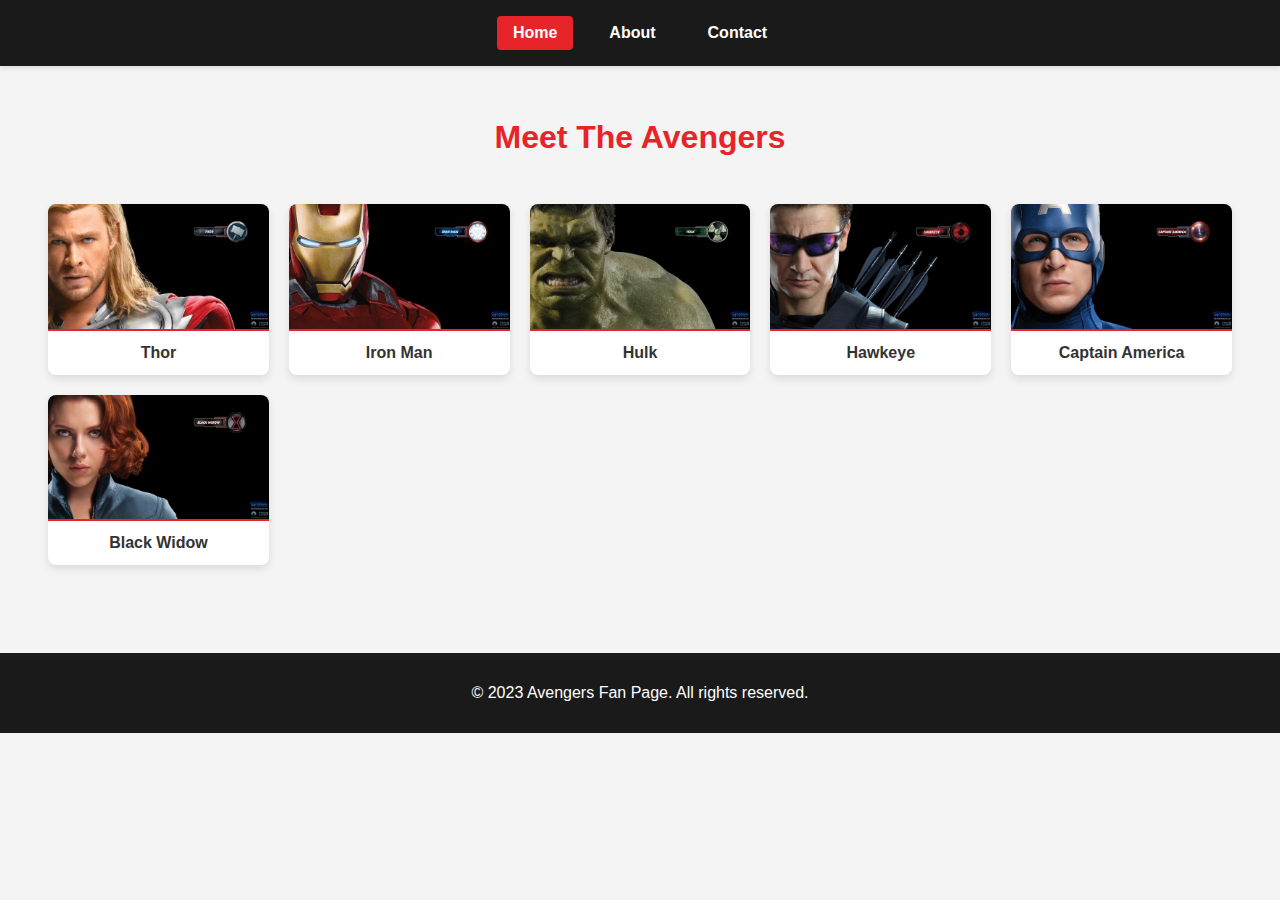
<file: Superhero App/index.html>
<!DOCTYPE html>
<html lang="en">
<head>
    <meta charset="UTF-8">
    <meta name="viewport" content="width=device-width, initial-scale=1.0">
    <title>Avengers - Index</title>
    <link rel="stylesheet" href="style.css">
</head>

<body>
    <header>
        <nav id="menu">
            <a href="index.html" class="active">Home</a>
            <a href="about.html">About</a>
            <a href="contact.html">Contact</a>
        </nav>
    </header>

    <main>
        <h1>Meet The Avengers</h1>
        <div class="gallery">
            <a href="avenger1.html" class="avenger-card">
                <img src="images/avengers1.jpg" alt="Thor">
                <span>Thor</span>
            </a>
            <a href="avenger2.html" class="avenger-card">
                <img src="images/avengers2.jpg" alt="Iron Man">
                <span>Iron Man</span>
            </a>
            <a href="avenger3.html" class="avenger-card">
                <img src="images/avengers3.jpg" alt="Hulk">
                <span>Hulk</span>
            </a>
            <a href="avenger4.html" class="avenger-card">
                <img src="images/avengers4.jpg" alt="Hawkeye">
                <span>Hawkeye</span>
            </a>
            <a href="avenger5.html" class="avenger-card">
                <img src="images/avengers5.jpg" alt="Captain America">
                <span>Captain America</span>
            </a>
            <a href="avenger6.html" class="avenger-card">
                <img src="images/avengers6.jpg" alt="Black Widow">
                <span>Black Widow</span>
            </a>
        </div>
    </main>

    <footer>
        <p>&copy; 2023 Avengers Fan Page. All rights reserved.</p>
    </footer>
</body>
</html>
</file>
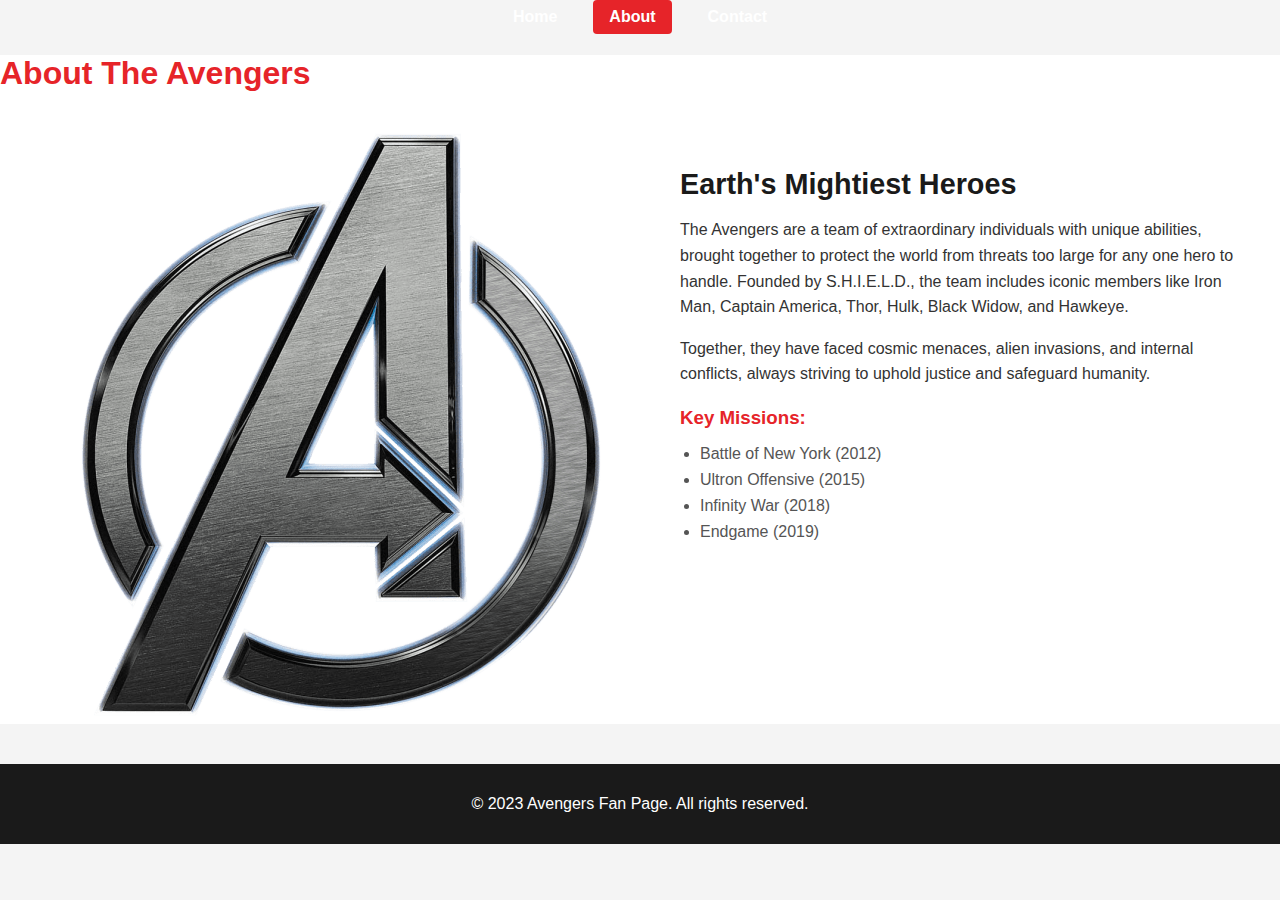
<file: Superhero App/about.html>
<!DOCTYPE html>
<html>
    <head>
        <meta charset="UTF-8">
        <meta name="viewport" content="width=device-width, initial-scale=1.0">
        <title>About The Avengers</title>
        <link rel="stylesheet" href="style.css">
    </head>
    
    <body>
        <!-- Menu bar -->
        <div id="menu">
            <a href="index.html">Home</a>
            <a href="about.html" class="active">About</a>
            <a href="contact.html">Contact</a>
        </div>

        <!-- About Page Content -->
        <div class="about-container">
            <h1>About The Avengers</h1>
            <div class="about-content">
                <img src="images/avengers.jpg" alt="Avengers Team" class="about-img">
                <div class="about-text">
                    <h2>Earth's Mightiest Heroes</h2>
                    <p>
                        The Avengers are a team of extraordinary individuals with unique abilities, 
                        brought together to protect the world from threats too large for any one hero to handle. 
                        Founded by S.H.I.E.L.D., the team includes iconic members like Iron Man, Captain America, Thor, Hulk, 
                        Black Widow, and Hawkeye.
                    </p>
                    <p>
                        Together, they have faced cosmic menaces, alien invasions, and internal conflicts, 
                        always striving to uphold justice and safeguard humanity.
                    </p>
                    <h3>Key Missions:</h3>
                    <ul>
                        <li>Battle of New York (2012)</li>
                        <li>Ultron Offensive (2015)</li>
                        <li>Infinity War (2018)</li>
                        <li>Endgame (2019)</li>
                    </ul>
                </div>
            </div>
        </div>

        <!-- Footer -->
        <footer>
            <p>&copy; 2023 Avengers Fan Page. All rights reserved.</p>
        </footer>
    </body>
</html>
</file>
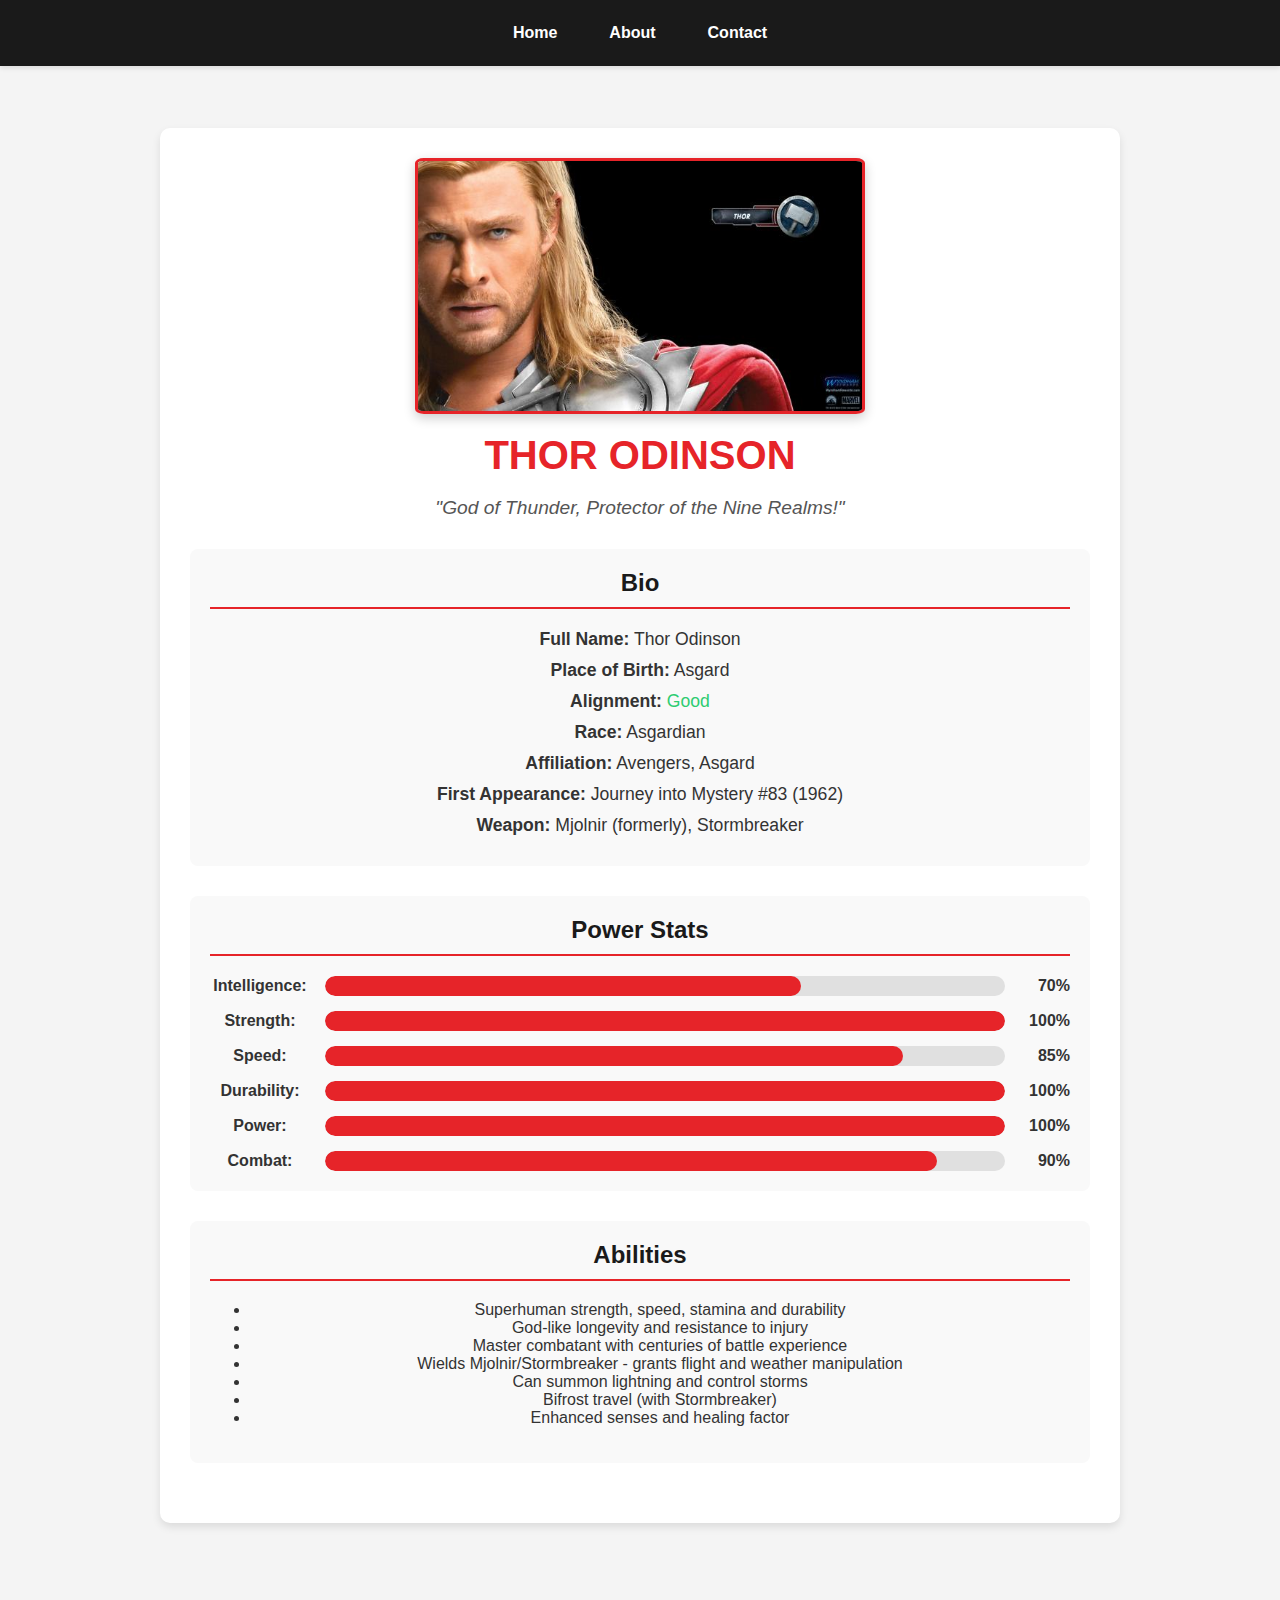
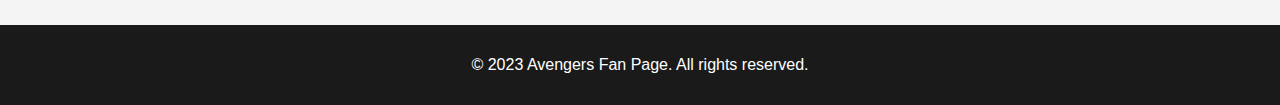
<file: Superhero App/avenger1.html>
<!DOCTYPE html>
<html lang="en">
<head>
    <meta charset="UTF-8">
    <meta name="viewport" content="width=device-width, initial-scale=1.0">
    <title>Thor - Avengers Info</title>
    <link rel="stylesheet" href="style.css">
</head>

<body>
    <header>
        <nav id="menu">
            <a href="index.html">Home</a>
            <a href="about.html">About</a>
            <a href="contact.html">Contact</a>
        </nav>
    </header>

    <main>
        <div class="character-profile">
            <div class="character-header">
                <img src="images/avengers1.jpg" alt="Thor" class="character-img">
                <h1>THOR ODINSON</h1>
                <p class="character-tagline">"God of Thunder, Protector of the Nine Realms!"</p>
            </div>

            <div class="character-section">
                <h2>Bio</h2>
                <div class="character-details">
                    <p><strong>Full Name:</strong> Thor Odinson</p>
                    <p><strong>Place of Birth:</strong> Asgard</p>
                    <p><strong>Alignment:</strong> <span class="good">Good</span></p>
                    <p><strong>Race:</strong> Asgardian</p>
                    <p><strong>Affiliation:</strong> Avengers, Asgard</p>
                    <p><strong>First Appearance:</strong> Journey into Mystery #83 (1962)</p>
                    <p><strong>Weapon:</strong> Mjolnir (formerly), Stormbreaker</p>
                </div>
            </div>

            <div class="character-section">
                <h2>Power Stats</h2>
                <div class="power-stats">
                    <div class="stat">
                        <label>Intelligence:</label>
                        <div class="stat-bar"><span style="width: 70%"></span></div>
                        <span>70%</span>
                    </div>
                    <div class="stat">
                        <label>Strength:</label>
                        <div class="stat-bar"><span style="width: 100%"></span></div>
                        <span>100%</span>
                    </div>
                    <div class="stat">
                        <label>Speed:</label>
                        <div class="stat-bar"><span style="width: 85%"></span></div>
                        <span>85%</span>
                    </div>
                    <div class="stat">
                        <label>Durability:</label>
                        <div class="stat-bar"><span style="width: 100%"></span></div>
                        <span>100%</span>
                    </div>
                    <div class="stat">
                        <label>Power:</label>
                        <div class="stat-bar"><span style="width: 100%"></span></div>
                        <span>100%</span>
                    </div>
                    <div class="stat">
                        <label>Combat:</label>
                        <div class="stat-bar"><span style="width: 90%"></span></div>
                        <span>90%</span>
                    </div>
                </div>
            </div>

            <div class="character-section">
                <h2>Abilities</h2>
                <ul>
                    <li>Superhuman strength, speed, stamina and durability</li>
                    <li>God-like longevity and resistance to injury</li>
                    <li>Master combatant with centuries of battle experience</li>
                    <li>Wields Mjolnir/Stormbreaker - grants flight and weather manipulation</li>
                    <li>Can summon lightning and control storms</li>
                    <li>Bifrost travel (with Stormbreaker)</li>
                    <li>Enhanced senses and healing factor</li>
                </ul>
            </div>
    </main>
    <footer>
        <p>&copy; 2023 Avengers Fan Page. All rights reserved.</p>
    </footer>
</body>
</html>
</file>
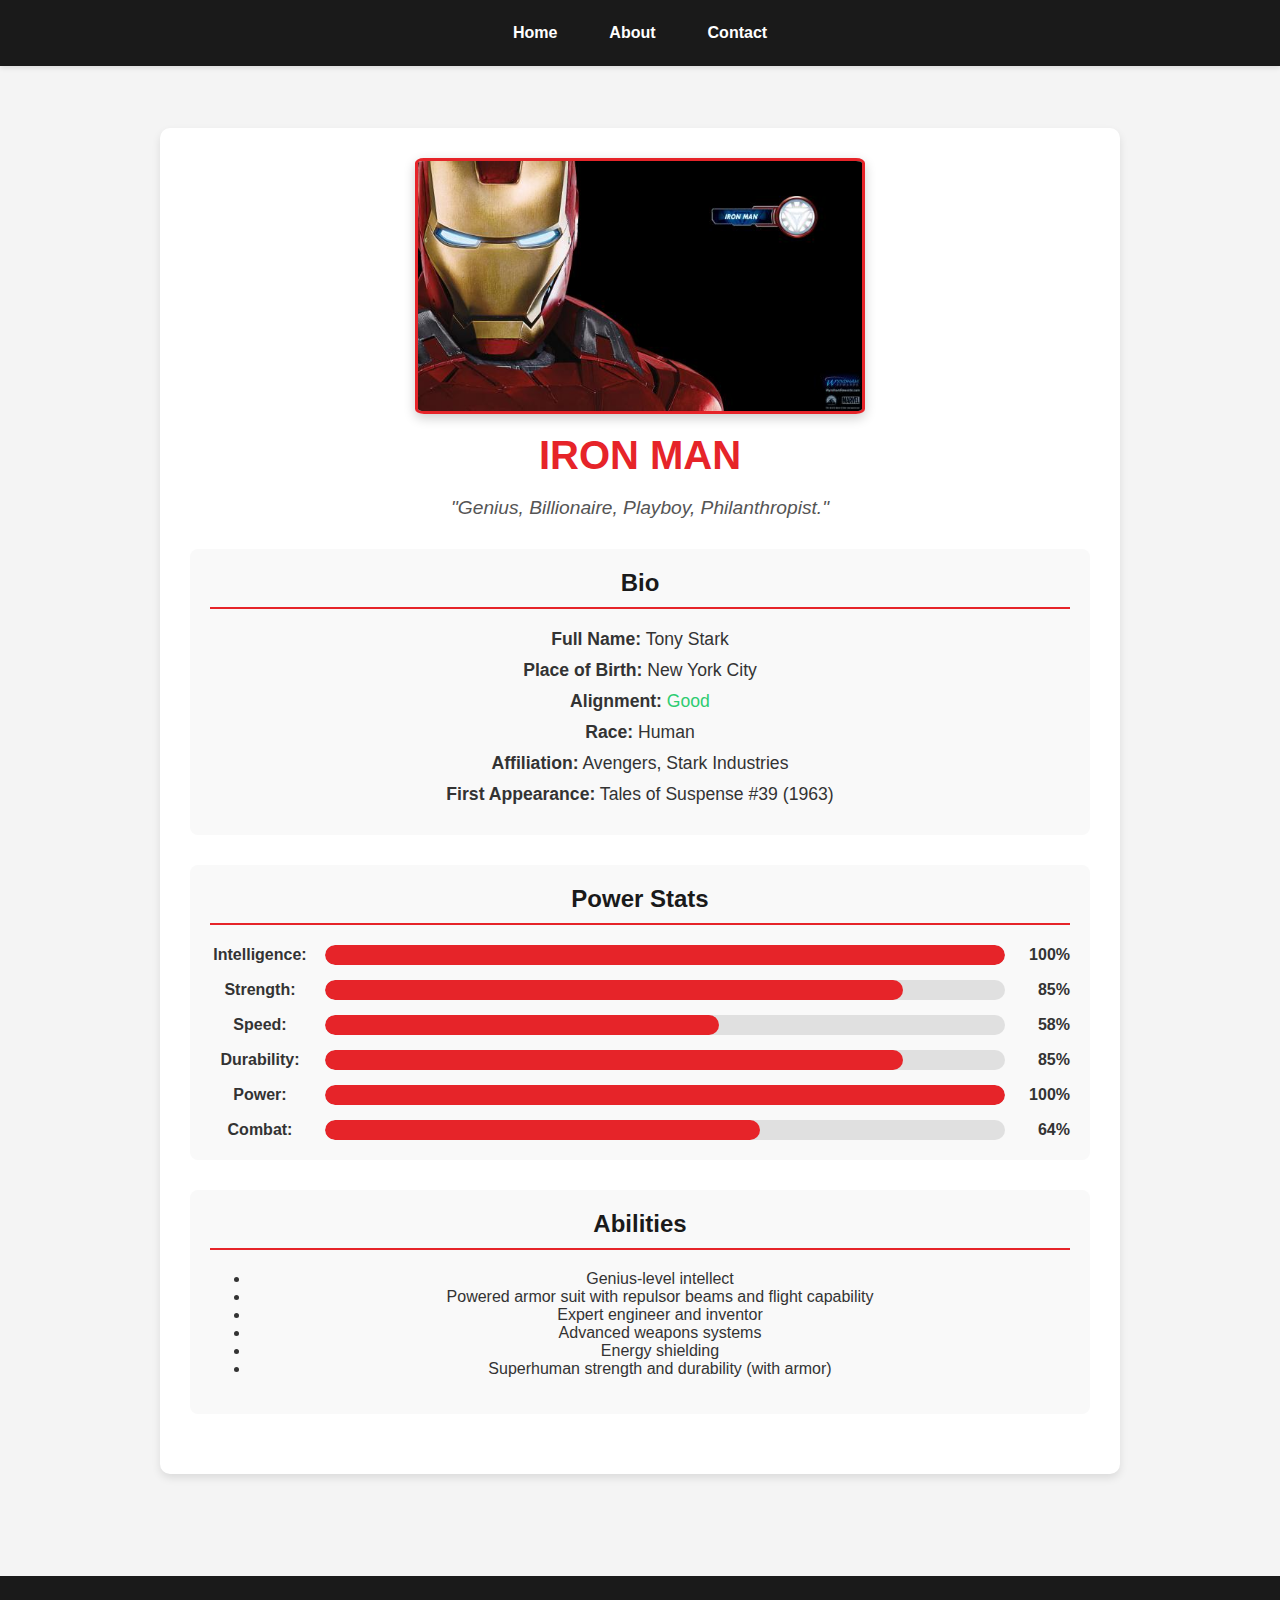
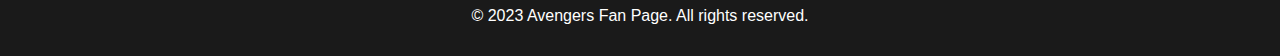
<file: Superhero App/avenger2.html>
<!DOCTYPE html>
<html lang="en">
<head>
    <meta charset="UTF-8">
    <meta name="viewport" content="width=device-width, initial-scale=1.0">
    <title>Iron Man - Avengers Info</title>
    <link rel="stylesheet" href="style.css">
</head>

<body>
    <header>
        <nav id="menu">
            <a href="index.html">Home</a>
            <a href="about.html">About</a>
            <a href="contact.html">Contact</a>
        </nav>
    </header>

    <main>
        <div class="character-profile">
            <div class="character-header">
                <img src="images/avengers2.jpg" alt="Iron Man" class="character-img">
                <h1>IRON MAN</h1>
                <p class="character-tagline">"Genius, Billionaire, Playboy, Philanthropist."</p>
            </div>

            <div class="character-section">
                <h2>Bio</h2>
                <div class="character-details">
                    <p><strong>Full Name:</strong> Tony Stark</p>
                    <p><strong>Place of Birth:</strong> New York City</p>
                    <p><strong>Alignment:</strong> <span class="good">Good</span></p>
                    <p><strong>Race:</strong> Human</p>
                    <p><strong>Affiliation:</strong> Avengers, Stark Industries</p>
                    <p><strong>First Appearance:</strong> Tales of Suspense #39 (1963)</p>
                </div>
            </div>

            <div class="character-section">
                <h2>Power Stats</h2>
                <div class="power-stats">
                    <div class="stat">
                        <label>Intelligence:</label>
                        <div class="stat-bar"><span style="width: 100%"></span></div>
                        <span>100%</span>
                    </div>
                    <div class="stat">
                        <label>Strength:</label>
                        <div class="stat-bar"><span style="width: 85%"></span></div>
                        <span>85%</span>
                    </div>
                    <div class="stat">
                        <label>Speed:</label>
                        <div class="stat-bar"><span style="width: 58%"></span></div>
                        <span>58%</span>
                    </div>
                    <div class="stat">
                        <label>Durability:</label>
                        <div class="stat-bar"><span style="width: 85%"></span></div>
                        <span>85%</span>
                    </div>
                    <div class="stat">
                        <label>Power:</label>
                        <div class="stat-bar"><span style="width: 100%"></span></div>
                        <span>100%</span>
                    </div>
                    <div class="stat">
                        <label>Combat:</label>
                        <div class="stat-bar"><span style="width: 64%"></span></div>
                        <span>64%</span>
                    </div>
                </div>
            </div>

            <div class="character-section">
                <h2>Abilities</h2>
                <ul>
                    <li>Genius-level intellect</li>
                    <li>Powered armor suit with repulsor beams and flight capability</li>
                    <li>Expert engineer and inventor</li>
                    <li>Advanced weapons systems</li>
                    <li>Energy shielding</li>
                    <li>Superhuman strength and durability (with armor)</li>
                </ul>
            </div>
        </div>
    </main>

    <footer>
        <p>&copy; 2023 Avengers Fan Page. All rights reserved.</p>
    </footer>
</body>
</html>
</file>
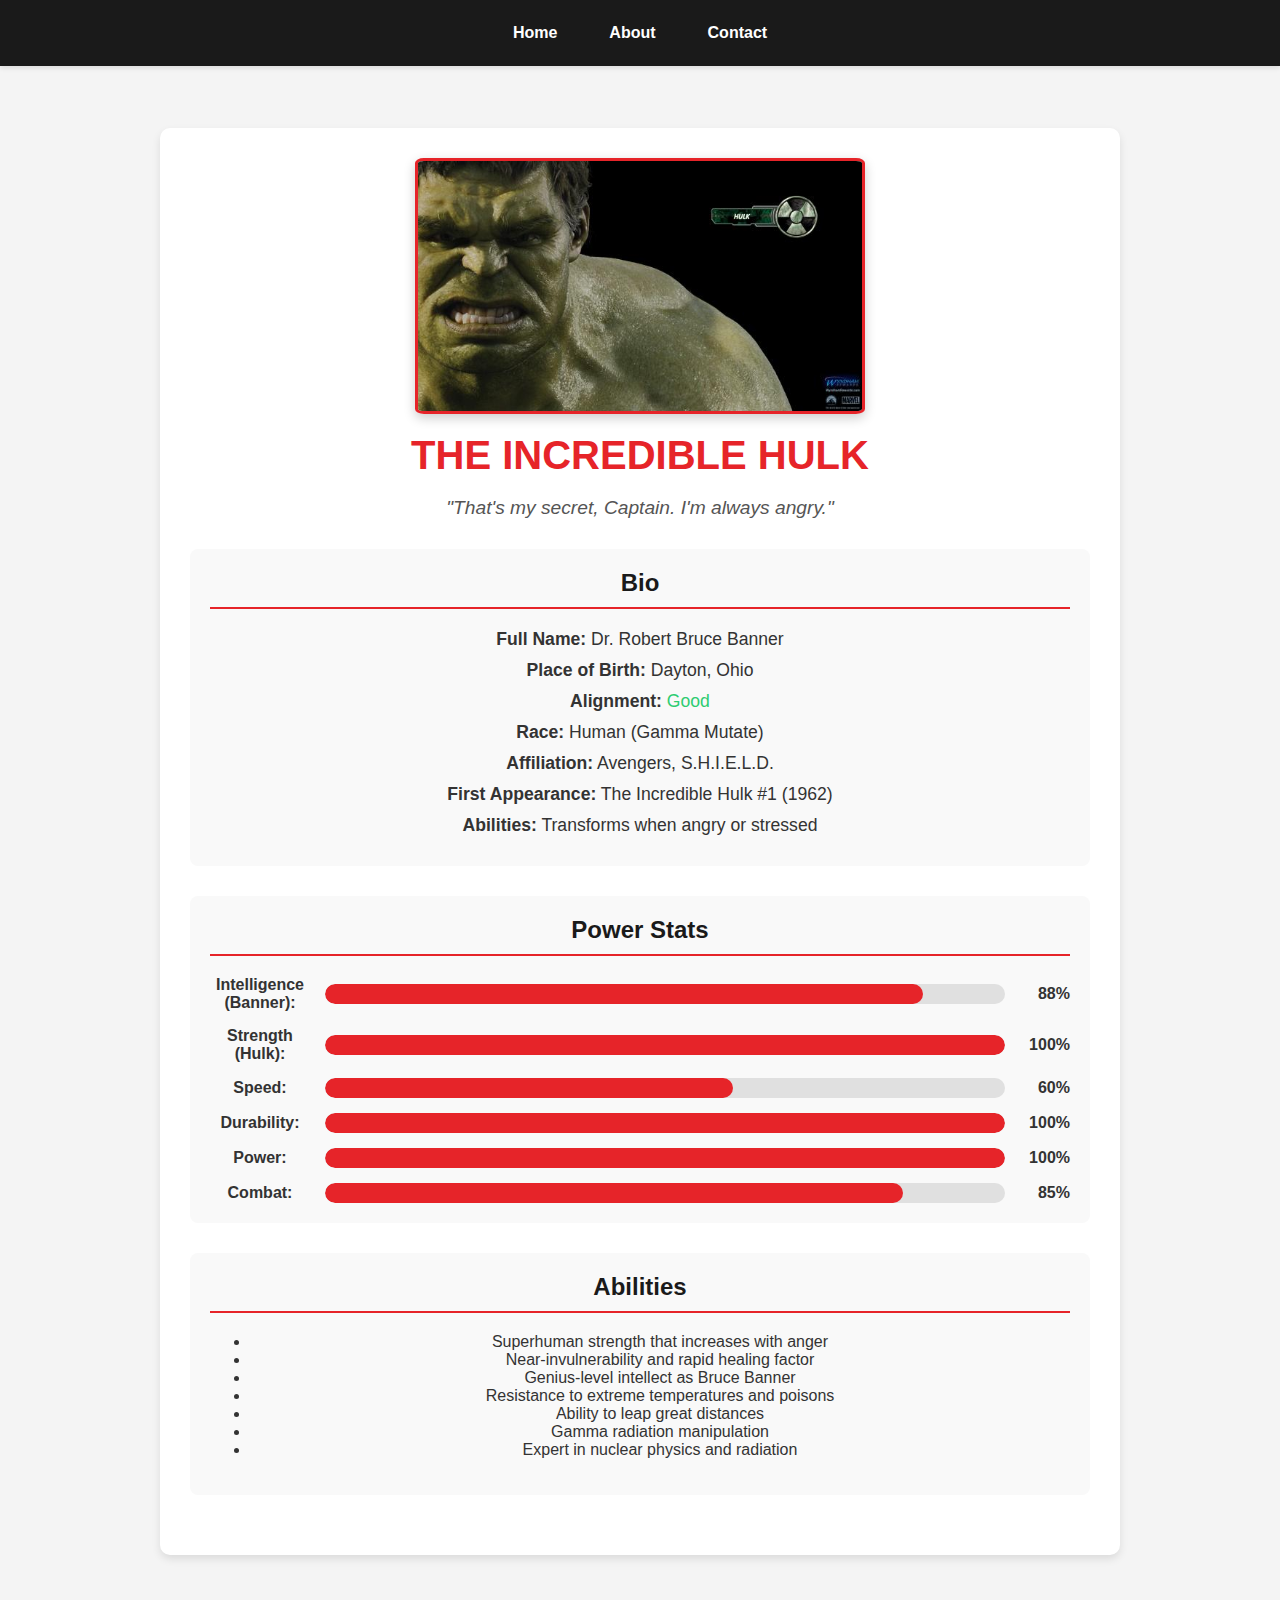
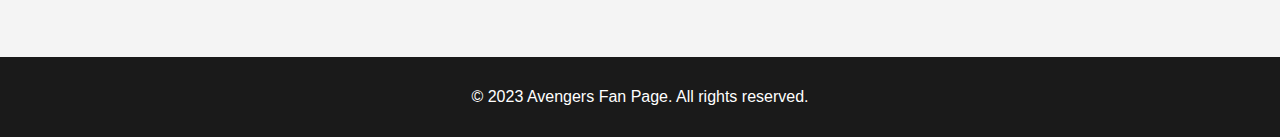
<file: Superhero App/avenger3.html>
<!DOCTYPE html>
<html lang="en">
<head>
    <meta charset="UTF-8">
    <meta name="viewport" content="width=device-width, initial-scale=1.0">
    <title>Hulk - Avengers Info</title>
    <link rel="stylesheet" href="style.css">
</head>

<body>
    <header>
        <nav id="menu">
            <a href="index.html">Home</a>
            <a href="about.html">About</a>
            <a href="contact.html">Contact</a>
        </nav>
    </header>

    <main>
        <div class="character-profile">
            <div class="character-header">
                <img src="images/avengers3.jpg" alt="Hulk" class="character-img">
                <h1>THE INCREDIBLE HULK</h1>
                <p class="character-tagline">"That's my secret, Captain. I'm always angry."</p>
            </div>

            <div class="character-section">
                <h2>Bio</h2>
                <div class="character-details">
                    <p><strong>Full Name:</strong> Dr. Robert Bruce Banner</p>
                    <p><strong>Place of Birth:</strong> Dayton, Ohio</p>
                    <p><strong>Alignment:</strong> <span class="good">Good</span></p>
                    <p><strong>Race:</strong> Human (Gamma Mutate)</p>
                    <p><strong>Affiliation:</strong> Avengers, S.H.I.E.L.D.</p>
                    <p><strong>First Appearance:</strong> The Incredible Hulk #1 (1962)</p>
                    <p><strong>Abilities:</strong> Transforms when angry or stressed</p>
                </div>
            </div>

            <div class="character-section">
                <h2>Power Stats</h2>
                <div class="power-stats">
                    <div class="stat">
                        <label>Intelligence (Banner):</label>
                        <div class="stat-bar"><span style="width: 88%"></span></div>
                        <span>88%</span>
                    </div>
                    <div class="stat">
                        <label>Strength (Hulk):</label>
                        <div class="stat-bar"><span style="width: 100%"></span></div>
                        <span>100%</span>
                    </div>
                    <div class="stat">
                        <label>Speed:</label>
                        <div class="stat-bar"><span style="width: 60%"></span></div>
                        <span>60%</span>
                    </div>
                    <div class="stat">
                        <label>Durability:</label>
                        <div class="stat-bar"><span style="width: 100%"></span></div>
                        <span>100%</span>
                    </div>
                    <div class="stat">
                        <label>Power:</label>
                        <div class="stat-bar"><span style="width: 100%"></span></div>
                        <span>100%</span>
                    </div>
                    <div class="stat">
                        <label>Combat:</label>
                        <div class="stat-bar"><span style="width: 85%"></span></div>
                        <span>85%</span>
                    </div>
                </div>
            </div>

            <div class="character-section">
                <h2>Abilities</h2>
                <ul>
                    <li>Superhuman strength that increases with anger</li>
                    <li>Near-invulnerability and rapid healing factor</li>
                    <li>Genius-level intellect as Bruce Banner</li>
                    <li>Resistance to extreme temperatures and poisons</li>
                    <li>Ability to leap great distances</li>
                    <li>Gamma radiation manipulation</li>
                    <li>Expert in nuclear physics and radiation</li>
                </ul>
            </div>
        </div>
    </main>

    <footer>
        <p>&copy; 2023 Avengers Fan Page. All rights reserved.</p>
    </footer>
</body>
</html>
</file>
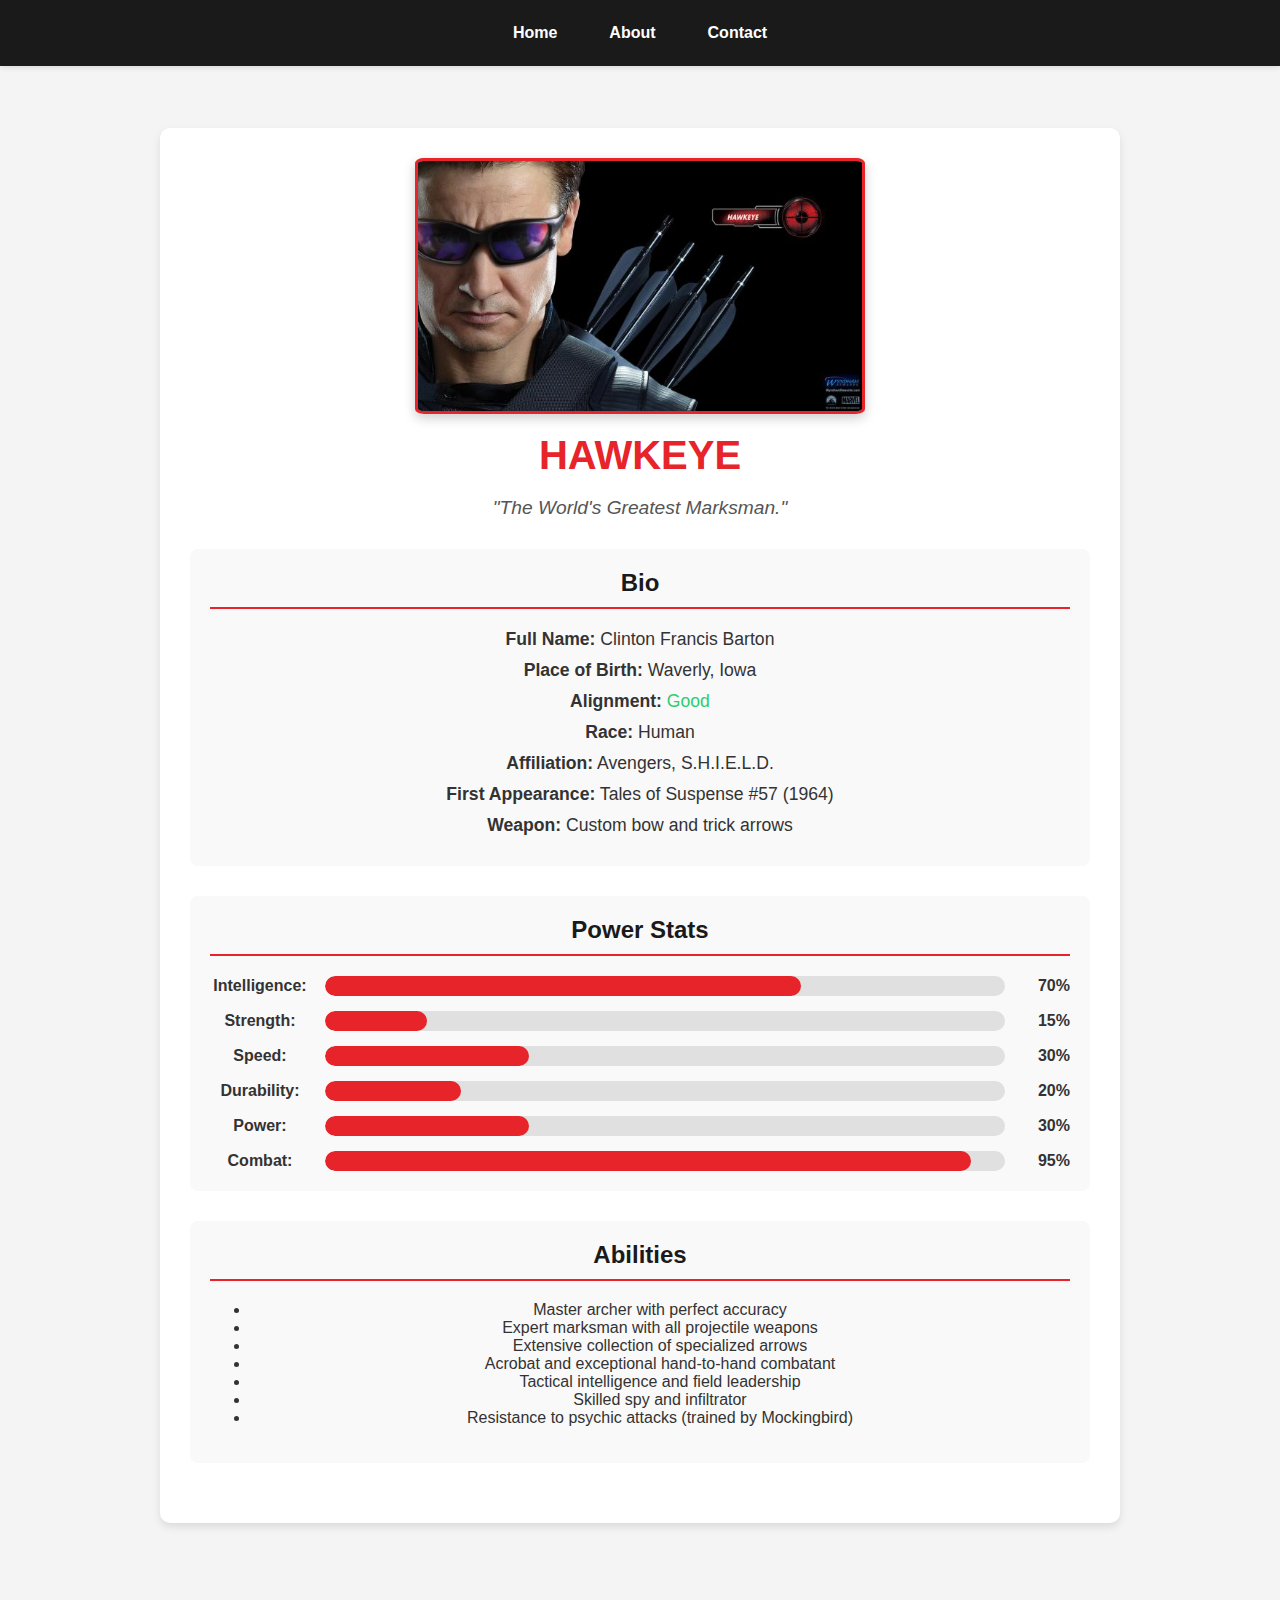
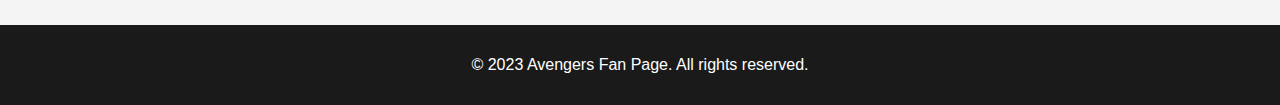
<file: Superhero App/avenger4.html>
<!DOCTYPE html>
<html lang="en">
<head>
    <meta charset="UTF-8">
    <meta name="viewport" content="width=device-width, initial-scale=1.0">
    <title>Hawkeye - Avengers Info</title>
    <link rel="stylesheet" href="style.css">
</head>

<body>
    <header>
        <nav id="menu">
            <a href="index.html">Home</a>
            <a href="about.html">About</a>
            <a href="contact.html">Contact</a>
        </nav>
    </header>

    <main>
        <div class="character-profile">
            <div class="character-header">
                <img src="images/avengers4.jpg" alt="Hawkeye" class="character-img">
                <h1>HAWKEYE</h1>
                <p class="character-tagline">"The World's Greatest Marksman."</p>
            </div>

            <div class="character-section">
                <h2>Bio</h2>
                <div class="character-details">
                    <p><strong>Full Name:</strong> Clinton Francis Barton</p>
                    <p><strong>Place of Birth:</strong> Waverly, Iowa</p>
                    <p><strong>Alignment:</strong> <span class="good">Good</span></p>
                    <p><strong>Race:</strong> Human</p>
                    <p><strong>Affiliation:</strong> Avengers, S.H.I.E.L.D.</p>
                    <p><strong>First Appearance:</strong> Tales of Suspense #57 (1964)</p>
                    <p><strong>Weapon:</strong> Custom bow and trick arrows</p>
                </div>
            </div>

            <div class="character-section">
                <h2>Power Stats</h2>
                <div class="power-stats">
                    <div class="stat">
                        <label>Intelligence:</label>
                        <div class="stat-bar"><span style="width: 70%"></span></div>
                        <span>70%</span>
                    </div>
                    <div class="stat">
                        <label>Strength:</label>
                        <div class="stat-bar"><span style="width: 15%"></span></div>
                        <span>15%</span>
                    </div>
                    <div class="stat">
                        <label>Speed:</label>
                        <div class="stat-bar"><span style="width: 30%"></span></div>
                        <span>30%</span>
                    </div>
                    <div class="stat">
                        <label>Durability:</label>
                        <div class="stat-bar"><span style="width: 20%"></span></div>
                        <span>20%</span>
                    </div>
                    <div class="stat">
                        <label>Power:</label>
                        <div class="stat-bar"><span style="width: 30%"></span></div>
                        <span>30%</span>
                    </div>
                    <div class="stat">
                        <label>Combat:</label>
                        <div class="stat-bar"><span style="width: 95%"></span></div>
                        <span>95%</span>
                    </div>
                </div>
            </div>

            <div class="character-section">
                <h2>Abilities</h2>
                <ul>
                    <li>Master archer with perfect accuracy</li>
                    <li>Expert marksman with all projectile weapons</li>
                    <li>Extensive collection of specialized arrows</li>
                    <li>Acrobat and exceptional hand-to-hand combatant</li>
                    <li>Tactical intelligence and field leadership</li>
                    <li>Skilled spy and infiltrator</li>
                    <li>Resistance to psychic attacks (trained by Mockingbird)</li>
                </ul>
            </div>
        </div>
    </main>

    <footer>
        <p>&copy; 2023 Avengers Fan Page. All rights reserved.</p>
    </footer>
</body>
</html>
</file>
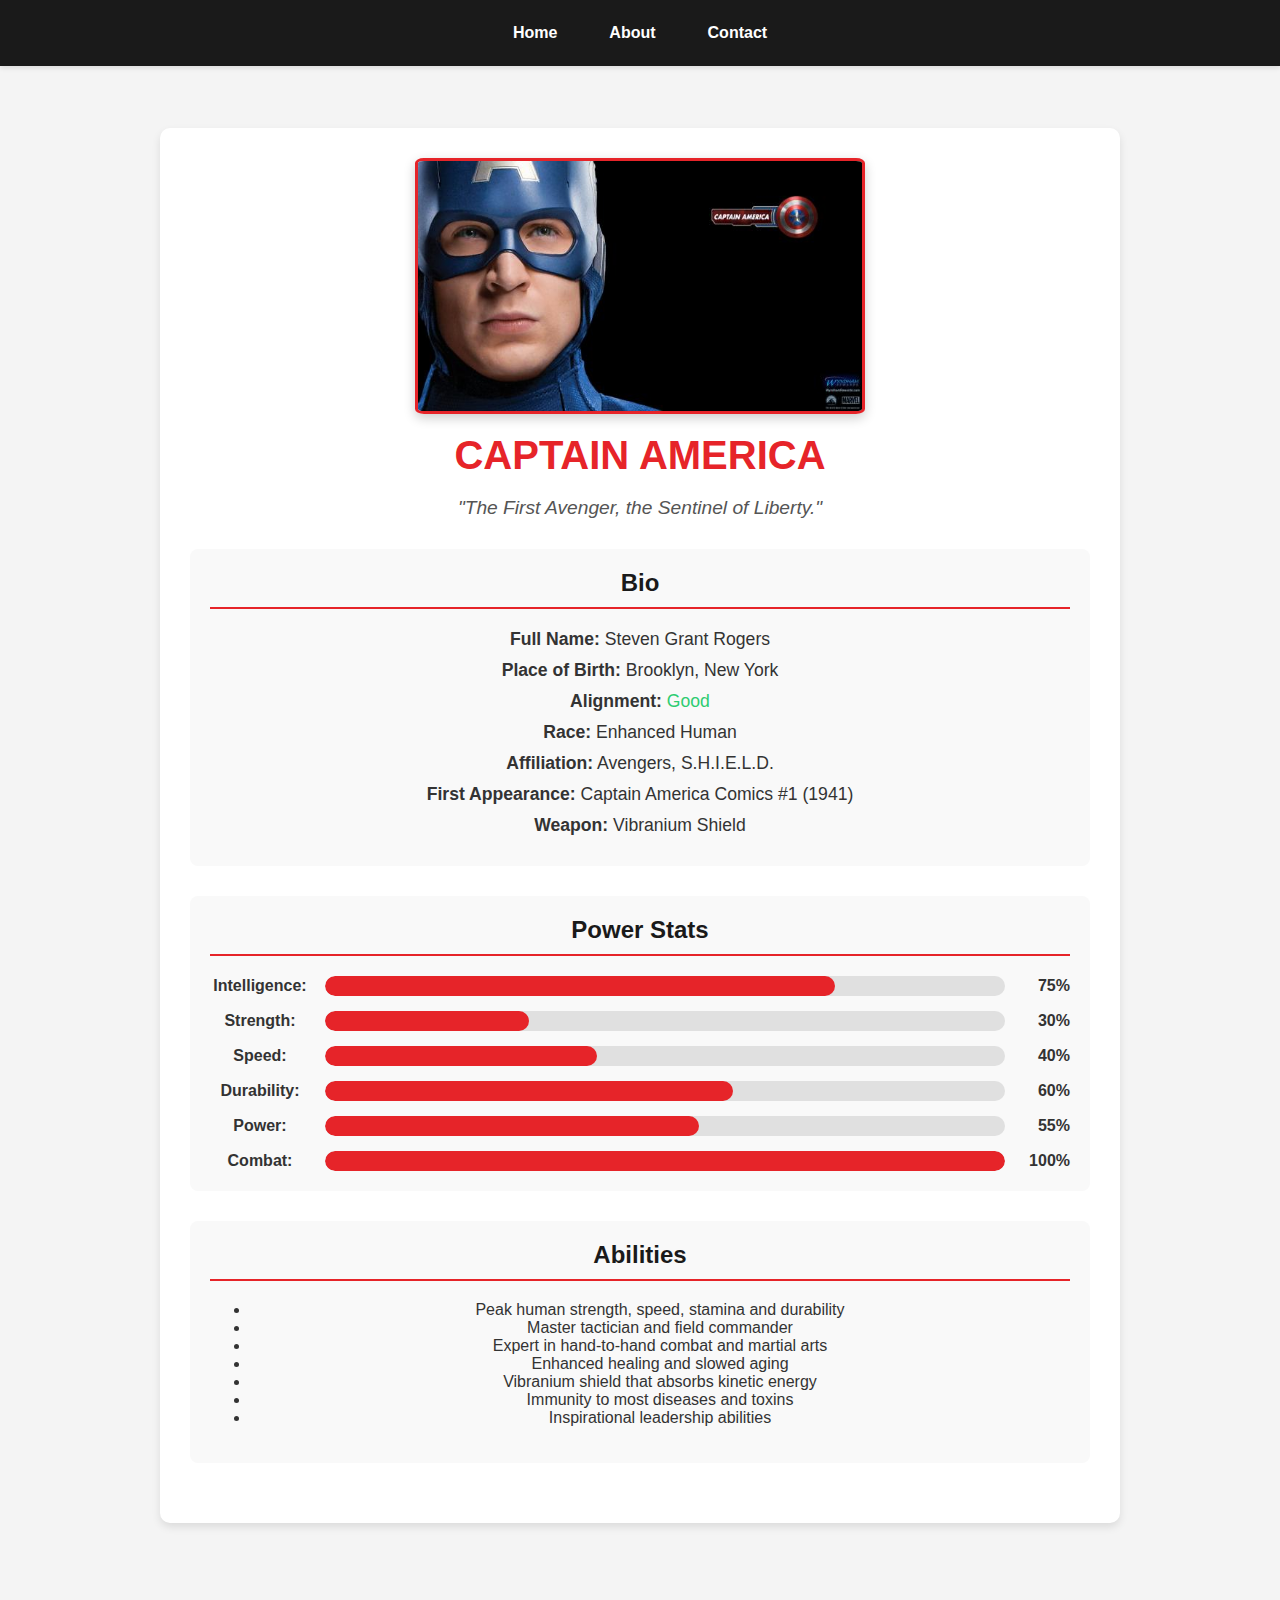
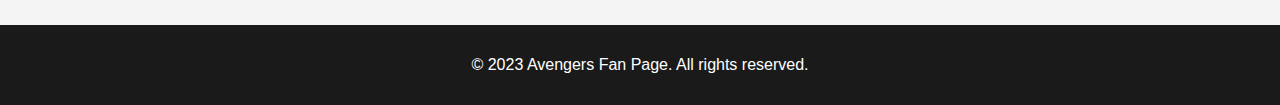
<file: Superhero App/avenger5.html>
<!DOCTYPE html>
<html lang="en">
<head>
    <meta charset="UTF-8">
    <meta name="viewport" content="width=device-width, initial-scale=1.0">
    <title>Captain America - Avengers Info</title>
    <link rel="stylesheet" href="style.css">
</head>

<body>
    <header>
        <nav id="menu">
            <a href="index.html">Home</a>
            <a href="about.html">About</a>
            <a href="contact.html">Contact</a>
        </nav>
    </header>

    <main>
        <div class="character-profile">
            <div class="character-header">
                <img src="images/avengers5.jpg" alt="Captain America" class="character-img">
                <h1>CAPTAIN AMERICA</h1>
                <p class="character-tagline">"The First Avenger, the Sentinel of Liberty."</p>
            </div>

            <div class="character-section">
                <h2>Bio</h2>
                <div class="character-details">
                    <p><strong>Full Name:</strong> Steven Grant Rogers</p>
                    <p><strong>Place of Birth:</strong> Brooklyn, New York</p>
                    <p><strong>Alignment:</strong> <span class="good">Good</span></p>
                    <p><strong>Race:</strong> Enhanced Human</p>
                    <p><strong>Affiliation:</strong> Avengers, S.H.I.E.L.D.</p>
                    <p><strong>First Appearance:</strong> Captain America Comics #1 (1941)</p>
                    <p><strong>Weapon:</strong> Vibranium Shield</p>
                </div>
            </div>

            <div class="character-section">
                <h2>Power Stats</h2>
                <div class="power-stats">
                    <div class="stat">
                        <label>Intelligence:</label>
                        <div class="stat-bar"><span style="width: 75%"></span></div>
                        <span>75%</span>
                    </div>
                    <div class="stat">
                        <label>Strength:</label>
                        <div class="stat-bar"><span style="width: 30%"></span></div>
                        <span>30%</span>
                    </div>
                    <div class="stat">
                        <label>Speed:</label>
                        <div class="stat-bar"><span style="width: 40%"></span></div>
                        <span>40%</span>
                    </div>
                    <div class="stat">
                        <label>Durability:</label>
                        <div class="stat-bar"><span style="width: 60%"></span></div>
                        <span>60%</span>
                    </div>
                    <div class="stat">
                        <label>Power:</label>
                        <div class="stat-bar"><span style="width: 55%"></span></div>
                        <span>55%</span>
                    </div>
                    <div class="stat">
                        <label>Combat:</label>
                        <div class="stat-bar"><span style="width: 100%"></span></div>
                        <span>100%</span>
                    </div>
                </div>
            </div>

            <div class="character-section">
                <h2>Abilities</h2>
                <ul>
                    <li>Peak human strength, speed, stamina and durability</li>
                    <li>Master tactician and field commander</li>
                    <li>Expert in hand-to-hand combat and martial arts</li>
                    <li>Enhanced healing and slowed aging</li>
                    <li>Vibranium shield that absorbs kinetic energy</li>
                    <li>Immunity to most diseases and toxins</li>
                    <li>Inspirational leadership abilities</li>
                </ul>
            </div>
        </div>
    </main>

    <footer>
        <p>&copy; 2023 Avengers Fan Page. All rights reserved.</p>
    </footer>
</body>
</html>
</file>
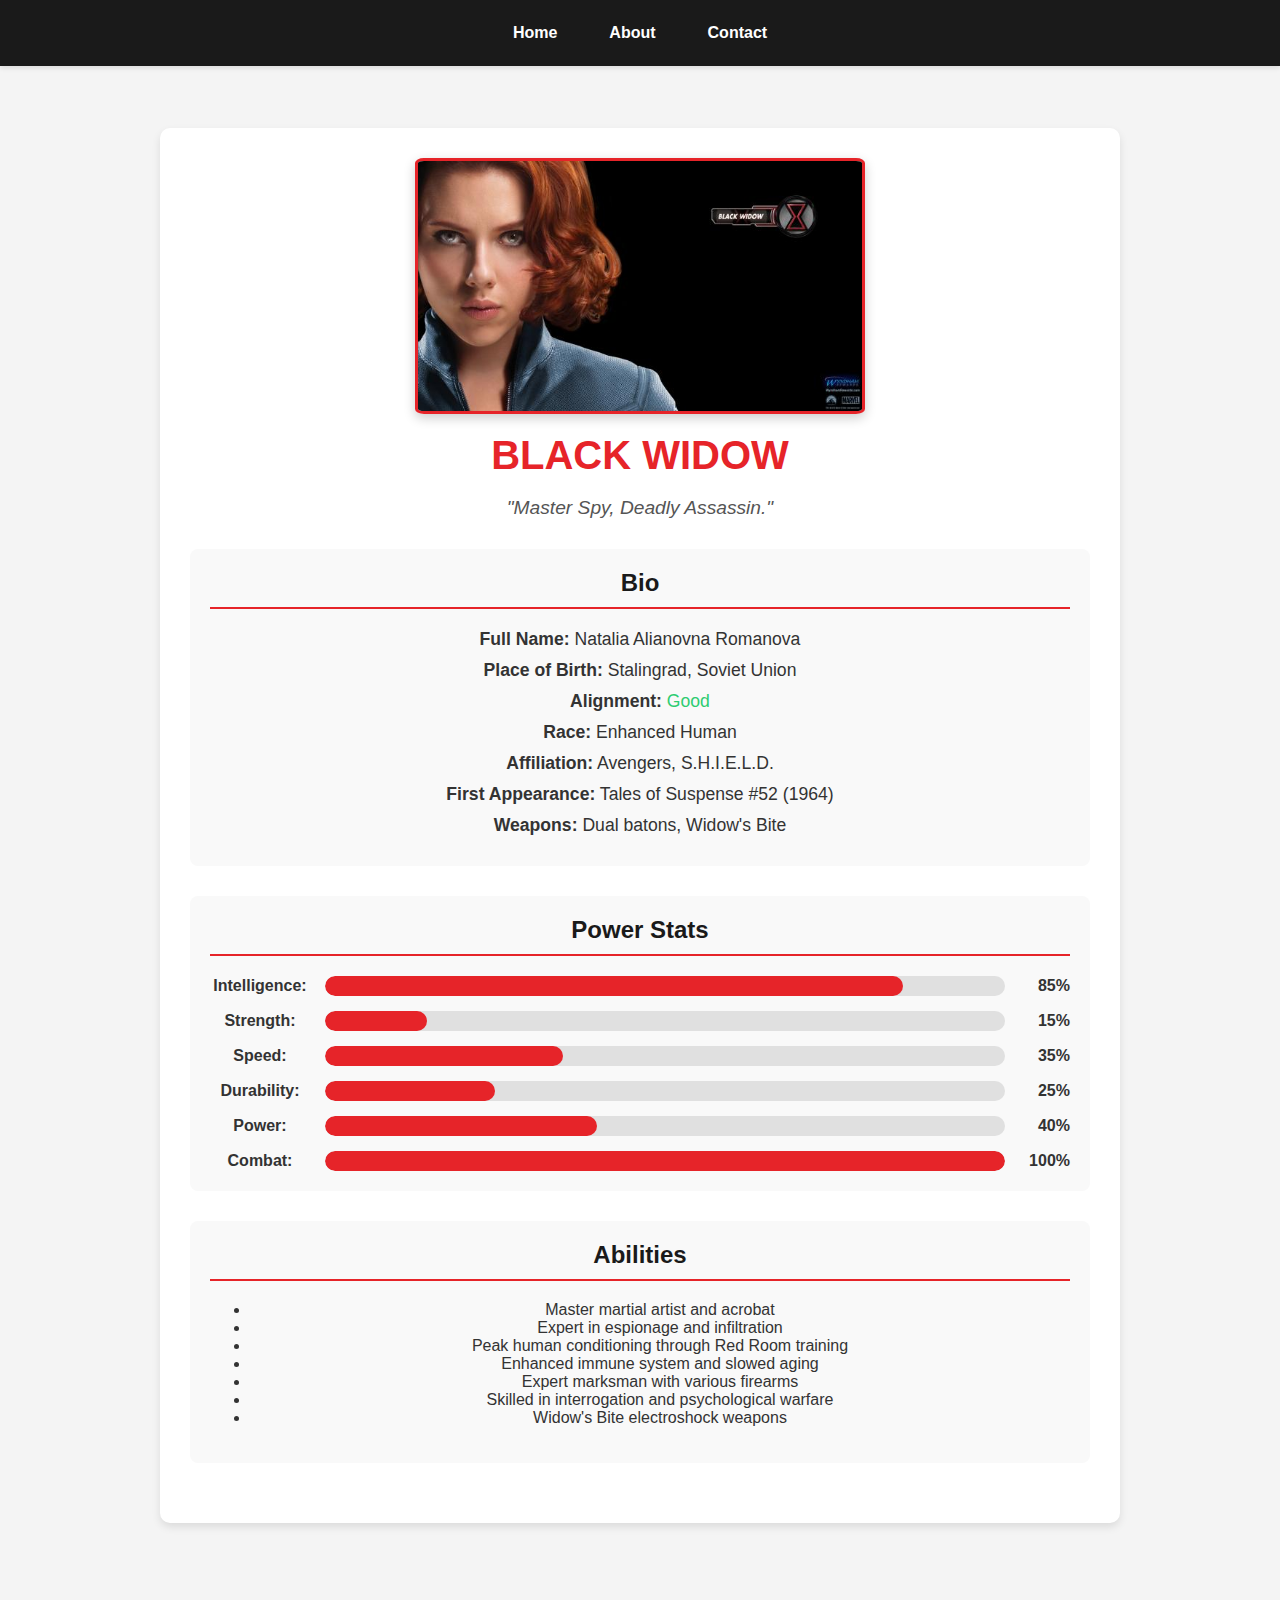
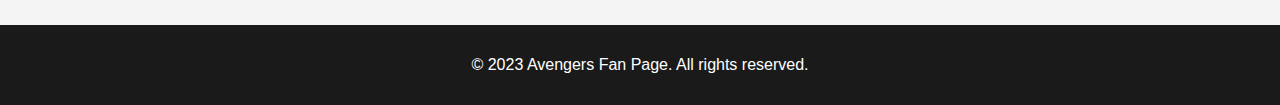
<file: Superhero App/avenger6.html>
<!DOCTYPE html>
<html>
<head>
    <meta charset="UTF-8">
    <meta name="viewport" content="width=device-width, initial-scale=1.0">
    <title>Black Widow - Avengers Info</title>
    <link rel="stylesheet" href="style.css">
</head>

<body>
    <header>
        <nav id="menu">
            <a href="index.html">Home</a>
            <a href="about.html">About</a>
            <a href="contact.html">Contact</a>
        </nav>
    </header>

    <main>
        <div class="character-profile">
            <div class="character-header">
                <img src="images/avengers6.jpg" alt="Black Widow" class="character-img">
                <h1>BLACK WIDOW</h1>
                <p class="character-tagline">"Master Spy, Deadly Assassin."</p>
            </div>

            <div class="character-section">
                <h2>Bio</h2>
                <div class="character-details">
                    <p><strong>Full Name:</strong> Natalia Alianovna Romanova</p>
                    <p><strong>Place of Birth:</strong> Stalingrad, Soviet Union</p>
                    <p><strong>Alignment:</strong> <span class="good">Good</span></p>
                    <p><strong>Race:</strong> Enhanced Human</p>
                    <p><strong>Affiliation:</strong> Avengers, S.H.I.E.L.D.</p>
                    <p><strong>First Appearance:</strong> Tales of Suspense #52 (1964)</p>
                    <p><strong>Weapons:</strong> Dual batons, Widow's Bite</p>
                </div>
            </div>

            <div class="character-section">
                <h2>Power Stats</h2>
                <div class="power-stats">
                    <div class="stat">
                        <label>Intelligence:</label>
                        <div class="stat-bar"><span style="width: 85%"></span></div>
                        <span>85%</span>
                    </div>
                    <div class="stat">
                        <label>Strength:</label>
                        <div class="stat-bar"><span style="width: 15%"></span></div>
                        <span>15%</span>
                    </div>
                    <div class="stat">
                        <label>Speed:</label>
                        <div class="stat-bar"><span style="width: 35%"></span></div>
                        <span>35%</span>
                    </div>
                    <div class="stat">
                        <label>Durability:</label>
                        <div class="stat-bar"><span style="width: 25%"></span></div>
                        <span>25%</span>
                    </div>
                    <div class="stat">
                        <label>Power:</label>
                        <div class="stat-bar"><span style="width: 40%"></span></div>
                        <span>40%</span>
                    </div>
                    <div class="stat">
                        <label>Combat:</label>
                        <div class="stat-bar"><span style="width: 100%"></span></div>
                        <span>100%</span>
                    </div>
                </div>
            </div>

            <div class="character-section">
                <h2>Abilities</h2>
                <ul>
                    <li>Master martial artist and acrobat</li>
                    <li>Expert in espionage and infiltration</li>
                    <li>Peak human conditioning through Red Room training</li>
                    <li>Enhanced immune system and slowed aging</li>
                    <li>Expert marksman with various firearms</li>
                    <li>Skilled in interrogation and psychological warfare</li>
                    <li>Widow's Bite electroshock weapons</li>
                </ul>
            </div>
        </div>
    </main>

    <footer>
        <p>&copy; 2023 Avengers Fan Page. All rights reserved.</p>
    </footer>
</body>
</html>
</file>
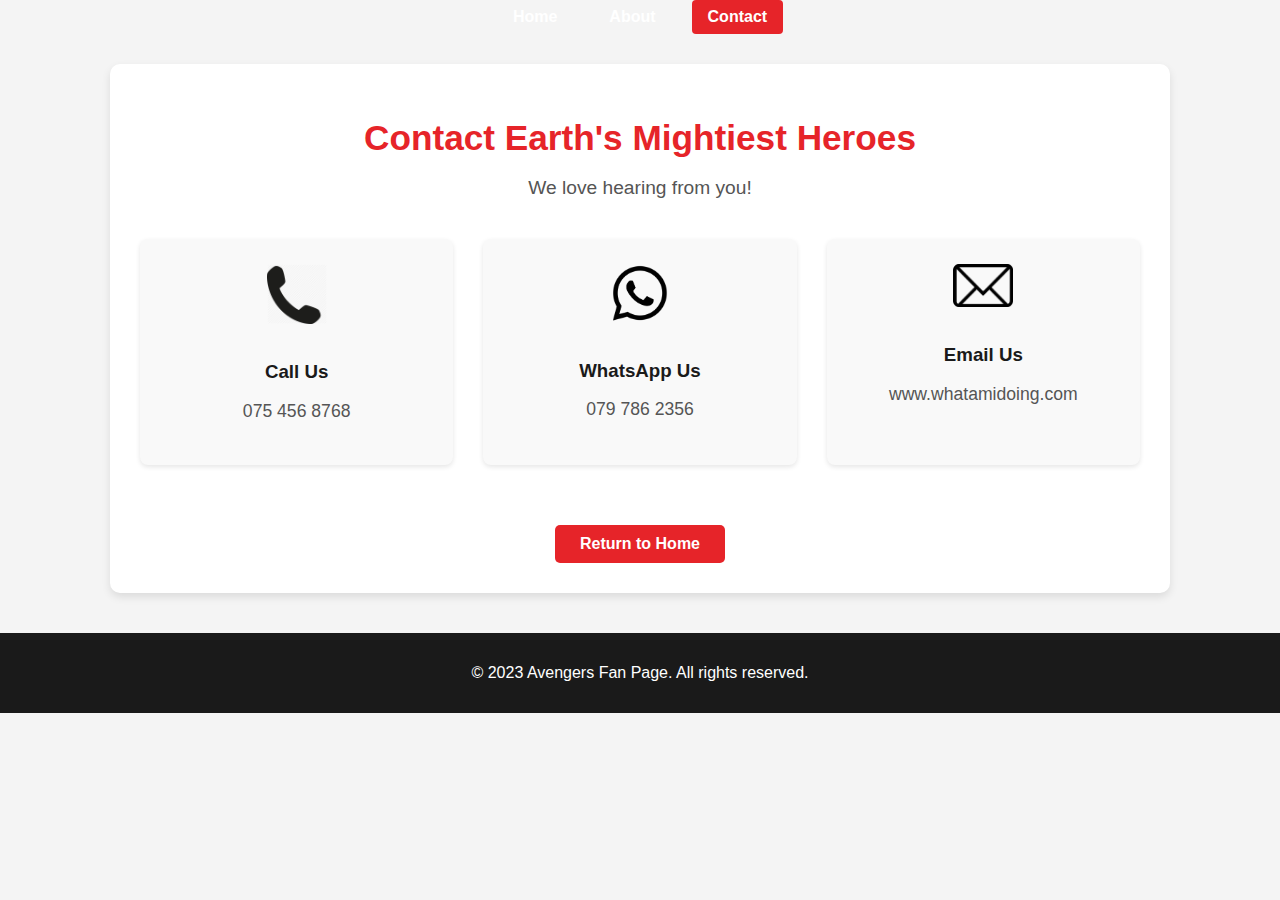
<file: Superhero App/contact.html>
<!DOCTYPE html>
<html>
    <head>
        <meta charset="UTF-8">
        <meta name="viewport" content="width=device-width, initial-scale=1.0">
        <title>Contact The Avengers</title>
        <link rel="stylesheet" href="style.css">
    </head>
    <body>
        <!-- Menu Bar (Consistent with Other Pages) -->
        <div id="menu">
            <a href="index.html">Home</a>
            <a href="about.html">About</a>
            <a href="contact.html" class="active">Contact</a>
        </div>

        <!-- Contact Page Content -->
        <div class="contact-container">
            <h1>Contact Earth's Mightiest Heroes</h1>
            <p class="subtitle">We love hearing from you!</p>

            <div class="contact-methods">
                <!-- Phone -->
                <div class="contact-card">
                    <img src="images/phone-icon.png" alt="Phone" class="contact-icon">
                    <h3>Call Us</h3>
                    <p>075 456 8768</p>
                </div>

                <!-- WhatsApp -->
                <div class="contact-card">
                    <img src="images/whatsapp-icon.png" alt="WhatsApp" class="contact-icon">
                    <h3>WhatsApp Us</h3>
                    <p>079 786 2356</p>
                </div>

                <!-- Email -->
                <div class="contact-card">
                    <img src="images/email-icon.png" alt="Email" class="contact-icon">
                    <h3>Email Us</h3>
                    <p>www.whatamidoing.com</p>
                </div>
            </div>

            <!-- Back to Home Link -->
            <a href="index.html" class="home-link">Return to Home</a>
        </div>

        <!-- Footer (Consistent with Other Pages) -->
        <footer>
            <p>&copy; 2023 Avengers Fan Page. All rights reserved.</p>
        </footer>
    </body>
</html>
</file>
<file: Superhero App/style.css>
/************************* General Styling ****************************/
body {
    font-family: 'Arial', sans-serif;
    margin: 0;
    padding: 0;
    background-color: #f4f4f4;
    color: #333;
}

header {
    background-color: #1a1a1a;
    padding: 1rem 0;
    box-shadow: 0 2px 5px rgba(0, 0, 0, 0.1);
}

#menu {
    display: flex;
    justify-content: center;
    gap: 20px;
}

#menu a {
    color: #fff;
    text-decoration: none;
    font-weight: bold;
    padding: 0.5rem 1rem;
    border-radius: 4px;
    transition: background-color 0.3s;
}

#menu a:hover, #menu a.active {
    background-color: #e62429; /* Marvel red */
}

main {
    padding: 2rem;
    text-align: center;
}

h1 {
    color: #e62429;
    margin-bottom: 2rem;
}

/********************************* Gallery Styling in the home page *************************************/
.gallery {
    display: grid;
    grid-template-columns: repeat(auto-fill, minmax(200px, 1fr));
    gap: 20px;
    padding: 1rem;
}

.avenger-card {
    display: flex;
    flex-direction: column;
    align-items: center;
    text-decoration: none;
    color: #333;
    background: #fff;
    border-radius: 8px;
    overflow: hidden;
    box-shadow: 0 4px 8px rgba(0, 0, 0, 0.1);
    transition: transform 0.3s, box-shadow 0.3s;
}

.avenger-card:hover {
    transform: translateY(-5px);
    box-shadow: 0 6px 12px rgba(0, 0, 0, 0.2);
}

.avenger-card img {
    width: 100%;
    height: auto;
    border-bottom: 2px solid #e62429;
}

.avenger-card span {
    padding: 0.8rem;
    font-weight: bold;
}

/***** Footer Styling *****/
footer {
    background-color: #1a1a1a;
    color: #fff;
    text-align: center;
    padding: 1rem 0;
    margin-top: 2rem;
}

/************************************** Character Traits Page Styling ******************************************/
.character-profile {
    max-width: 900px;
    margin: 30px auto;
    padding: 30px;
    background: white;
    border-radius: 10px;
    box-shadow: 0 4px 8px rgba(0, 0, 0, 0.1);
}

.character-header {
    text-align: center;
    margin-bottom: 30px;
}

.character-img {
    width: 500;
    height: 250px;
    object-fit: cover;
    border-radius: 2%;
    border: 3px solid #e62429;
    box-shadow: 0 4px 12px rgba(0, 0, 0, 0.2);
}

.character-header h1 {
    color: #e62429;
    margin: 15px 0 5px;
    font-size: 2.5rem;
}

.character-tagline {
    color: #555;
    font-size: 1.2rem;
    font-style: italic;
}

.character-section {
    margin: 30px 0;
    padding: 20px;
    background: #f9f9f9;
    border-radius: 8px;
}

.character-section h2 {
    color: #1a1a1a;
    border-bottom: 2px solid #e62429;
    padding-bottom: 10px;
    margin-top: 0;
}

.character-details p {
    margin: 10px 0;
    font-size: 1.1rem;
}

.good {
    color: #2ecc71; /* Green for "Good" alignment */
}

/* Power Stats Bars */
.power-stats {
    display: flex;
    flex-direction: column;
    gap: 15px;
}

.stat {
    display: flex;
    align-items: center;
    gap: 15px;
}

.stat label {
    width: 100px;
    font-weight: bold;
    color: #333;
}

.stat-bar {
    flex: 1;
    height: 20px;
    background: #e0e0e0;
    border-radius: 10px;
    overflow: hidden;
}

.stat-bar span {
    display: block;
    height: 100%;
    background: #e62429;
    border-radius: 10px;
}

.stat span {
    width: 50px;
    text-align: right;
    font-weight: bold;
}

/****************************************** Contact Page Styling ********************************************************************************/
.contact-container {
    max-width: 1000px;
    margin: 30px auto;
    padding: 30px;
    background: white;
    border-radius: 10px;
    box-shadow: 0 4px 8px rgba(0, 0, 0, 0.1);
    text-align: center;
}

.contact-container h1 {
    color: #e62429; /* Marvel red */
    font-size: 2.2rem;
    margin-bottom: 10px;
}

.subtitle {
    color: #555;
    font-size: 1.2rem;
    margin-bottom: 40px;
}

.contact-methods {
    display: flex;
    flex-wrap: wrap;
    justify-content: center;
    gap: 30px;
    margin-bottom: 40px;
}

.contact-card {
    flex: 1;
    min-width: 200px;
    padding: 25px;
    background: #f9f9f9;
    border-radius: 8px;
    box-shadow: 0 2px 5px rgba(0, 0, 0, 0.1);
    transition: transform 0.3s, box-shadow 0.3s;
}

.contact-card:hover {
    transform: translateY(-5px);
    box-shadow: 0 6px 12px rgba(0, 0, 0, 0.15);
}

.contact-icon {
    width: 60px;
   /* height: 60px;*/
    margin-bottom: 15px;
}

.contact-card h3 {
    color: #1a1a1a;
    margin-bottom: 10px;
}

.contact-card p {
    color: #555;
    font-size: 1.1rem;
}

.home-link {
    display: inline-block;
    margin-top: 20px;
    padding: 10px 25px;
    background: #e62429;
    color: white;
    text-decoration: none;
    border-radius: 5px;
    font-weight: bold;
    transition: background 0.3s;
}

.home-link:hover {
    background: #c11a1f; /* Darker red on hover */
}

/********************************************* About Page Styling - Full Width Image ***************************************/
.about-container {
    max-width: 100%;
    margin: 0 auto;
    padding: 0;
    background: white;
    border-radius: 0;
    box-shadow: none;
}

.about-header {
    width: 100%;
    position: relative;
    margin-bottom: 30px;
}

.about-hero-img {
    width: 100%;
    height: 400px; /* Adjust height as needed */
    object-fit: cover;
    display: block;
}

.about-title {
    position: absolute;
    bottom: 0;
    left: 0;
    right: 0;
    background: linear-gradient(transparent, rgba(0,0,0,0.7));
    padding: 30px 0;
    text-align: center;
}

.about-title h1 {
    color: white;
    font-size: 3rem;
    text-shadow: 2px 2px 4px rgba(0,0,0,0.5);
    margin: 0;
}

.about-content {
    max-width: 1200px;
    margin: 0 auto;
    padding: 0 20px;
    display: flex;
    flex-wrap: wrap;
    gap: 40px;
}

.about-text {
    flex: 1;
    min-width: 300px;
    padding: 20px 0;
}

/* Rest of your existing about-text styles remain the same */
.about-text h2 {
    color: #1a1a1a;
    font-size: 1.8rem;
    margin-bottom: 15px;
}

.about-text p {
    line-height: 1.6;
    margin-bottom: 15px;
    color: #333;
}

.about-text h3 {
    color: #e62429;
    margin: 20px 0 10px;
}

.about-text ul {
    padding-left: 20px;
}

.about-text li {
    margin-bottom: 8px;
    color: #555;
}

/* Responsive adjustments */
@media (max-width: 768px) {
    .about-hero-img {
        height: 300px;
    }
    
    .about-title h1 {
        font-size: 2rem;
        padding: 0 15px;
    }
    
    .about-content {
        flex-direction: column;
        gap: 20px;
    }
}

/* Keep your existing footer styles */
footer {
    background-color: #1a1a1a;
    color: white;
    text-align: center;
    padding: 15px 0;
    margin-top: 40px;
}
</file>
